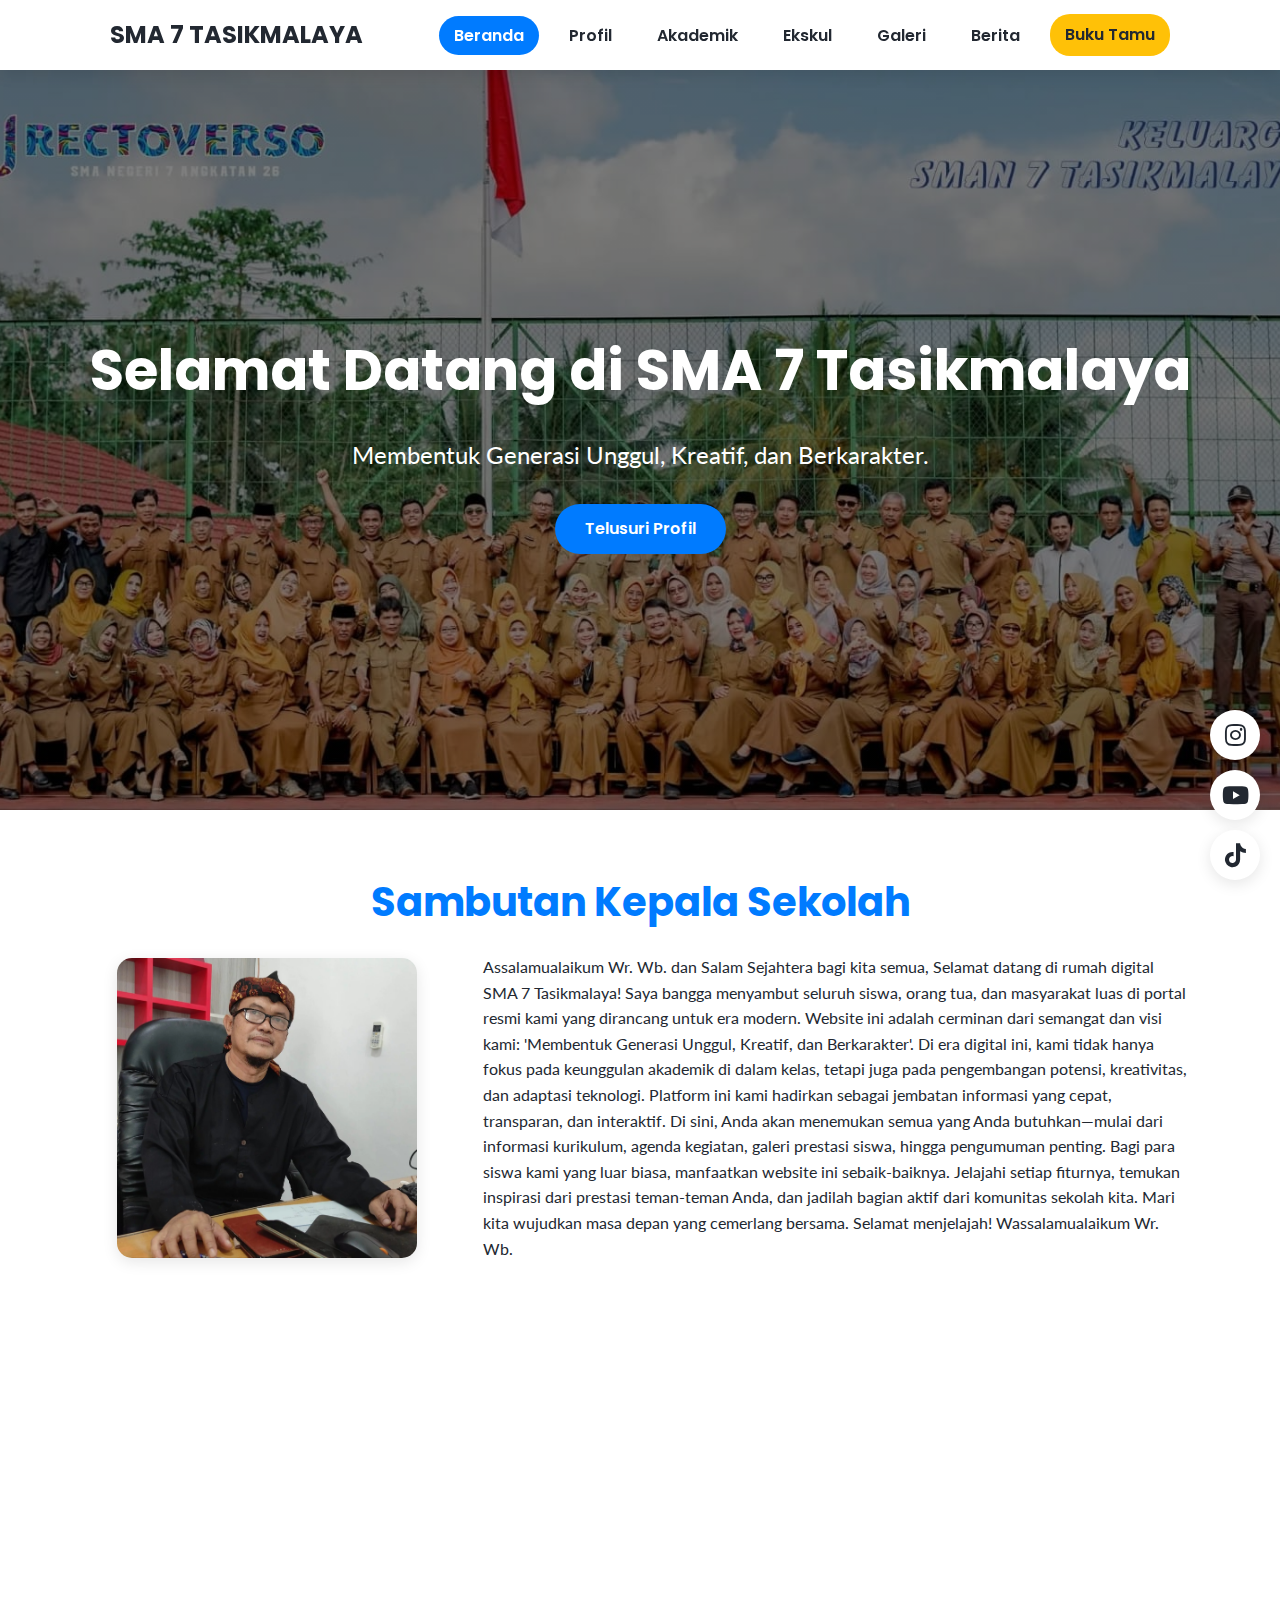
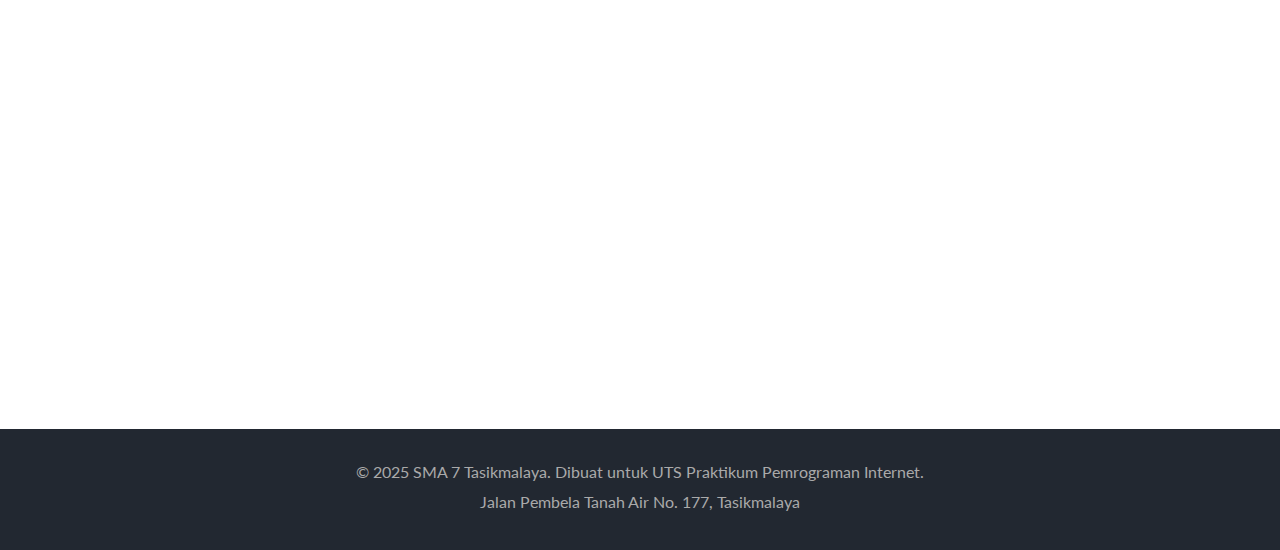
<file: index.html>
<!DOCTYPE html>
<html lang="id">
<head>
    <meta charset="UTF-8">
    <meta name="viewport" content="width=device-width, initial-scale=1.0">
    <title>Beranda - SMA 7 Tasikmalaya</title>
    <link rel="preconnect" href="https://fonts.googleapis.com">
    <link rel="preconnect" href="https://fonts.gstatic.com" crossorigin>
    <link href="https://fonts.googleapis.com/css2?family=Poppins:wght@400;600;700&family=Lato:wght@400;700&display=swap" rel="stylesheet">
    <link rel="stylesheet" href="style.css">
    <link rel="stylesheet" href="https://cdnjs.cloudflare.com/ajax/libs/font-awesome/6.5.2/css/all.min.css">
</head>
<body>

    <header class="raihan_header" id="raihan_header">
        <nav class="raihan_container raihan_navbar">
            <a href="index.html" class="raihan_nav_brand">SMA 7 TASIKMALAYA</a>
            
            <button class="raihan_nav_toggle" id="raihan_nav_toggle" aria-label="Buka menu">
                <span></span>
                <span></span>
                <span></span>
            </button>

            <ul class="raihan_nav_menu" id="raihan_nav_menu">
                <li><a href="index.html" class="raihan_nav_link active">Beranda</a></li>
                <li><a href="profil.html" class="raihan_nav_link">Profil</a></li>
                <li><a href="akademik.html" class="raihan_nav_link">Akademik</a></li>
                <li><a href="ekstrakurikuler.html" class="raihan_nav_link">Ekskul</a></li>
                <li><a href="galeri.html" class="raihan_nav_link">Galeri</a></li>
                <li><a href="berita.html" class="raihan_nav_link">Berita</a></li>
                <li><a href="buku-tamu.html" class="raihan_nav_link raihan_btn raihan_btn_special">Buku Tamu</a></li>
            </ul>
        </nav>
    </header>

    <main>
        <section class="raihan_hero">
            <div class="raihan_hero_content raihan_fade_in">
                <h1 class="raihan_hero_title">Selamat Datang di SMA 7 Tasikmalaya</h1>
                <p class="raihan_hero_subtitle">Membentuk Generasi Unggul, Kreatif, dan Berkarakter.</p>
                <a href="profil.html" class="raihan_btn raihan_btn_primary">Telusuri Profil</a>
            </div>
        </section>

        <section class="raihan_section raihan_container raihan_fade_up">
            <h2 class="raihan_section_title">Sambutan Kepala Sekolah</h2>
            <div class="raihan_welcome_grid">
                <img src="kepala sekolah.jpeg" alt="Kepala Sekolah SMA 7 Tasikmalaya" class="raihan_welcome_img">
                <p>Assalamualaikum Wr. Wb. dan Salam Sejahtera bagi kita semua,

Selamat datang di rumah digital SMA 7 Tasikmalaya! Saya bangga menyambut seluruh siswa, orang tua, dan masyarakat luas di portal resmi kami yang dirancang untuk era modern.

Website ini adalah cerminan dari semangat dan visi kami: 'Membentuk Generasi Unggul, Kreatif, dan Berkarakter'. Di era digital ini, kami tidak hanya fokus pada keunggulan akademik di dalam kelas, tetapi juga pada pengembangan potensi, kreativitas, dan adaptasi teknologi.

Platform ini kami hadirkan sebagai jembatan informasi yang cepat, transparan, dan interaktif. Di sini, Anda akan menemukan semua yang Anda butuhkan—mulai dari informasi kurikulum, agenda kegiatan, galeri prestasi siswa, hingga pengumuman penting.

Bagi para siswa kami yang luar biasa, manfaatkan website ini sebaik-baiknya. Jelajahi setiap fiturnya, temukan inspirasi dari prestasi teman-teman Anda, dan jadilah bagian aktif dari komunitas sekolah kita.

Mari kita wujudkan masa depan yang cemerlang bersama. Selamat menjelajah!

Wassalamualaikum Wr. Wb.</p>
            </div>
        </section>

        <section class="raihan_section raihan_section_light raihan_fade_up">
            <div class="raihan_container">
                <h2 class="raihan_section_title">Berita & Pengumuman</h2>
                <div class="raihan_grid_3_col">
                    <article class="raihan_card">
                        <img src="prestasi.jpeg" alt="Siswa berprestasi" class="raihan_card_img">
                        <div class="raihan_card_body">
                            <span class="raihan_card_tag">Prestasi</span>
                            <h3 class="raihan_card_title">🏆 Prestasi Gemilang di ASURA FUTSAL REGIONAL TASIKMALAYA 2025! ⚽🔥</h3>
                            <a href="berita.html" class="raihan_card_link">Baca Selengkapnya</a>
                        </div>
                    </article>
                    <article class="raihan_card">
                        <img src="kegiatan.jpeg" alt="Kegiatan sekolah" class="raihan_card_img">
                        <div class="raihan_card_body">
                            <span class="raihan_card_tag">Kegiatan</span>
                            <h3 class="raihan_card_title">🔥 Hari Sumpah Pemuda 28 Oktober 2025 🔥
Satu Nusa, Satu Bangsa, Satu Bahasa — Indonesia! 🇮🇩</h3>
                            <a href="berita.html" class="raihan_card_link">Baca Selengkapnya</a>
                        </div>
                    </article>
                    <article class="raihan_card">
                        <img src="spmb.jpeg" alt="PPDB" class="raihan_card_img">
                        <div class="raihan_card_body">
                            <span class="raihan_card_tag">Info</span>
                            <h3 class="raihan_card_title">🎓 PPDB SMAN 7 TASIKMALAYA 2025/2026 🎓</h3>
                            <a href="berita.html" class="raihan_card_link">Baca Selengkapnya</a>
                        </div>
                    </article>
                </div>
            </div>
        </section>
    </main>

    <footer class="raihan_footer">
        <div class="raihan_container">
            <p>&copy; 2025 SMA 7 Tasikmalaya. Dibuat untuk UTS Praktikum Pemrograman Internet.</p>
            <p>Jalan Pembela Tanah Air No. 177, Tasikmalaya</p>
        </div>
    </footer>

    <script src="script.js"></script>

    <div class="raihan_social_float">
        <a href="https://www.instagram.com/official_sman7tasik/" target="_blank" title="Instagram SMAN 7 Tasikmalaya">
            <i class="fa-brands fa-instagram"></i>
        </a>
        <a href="https://www.youtube.com/@OfficialSMAN7Tasikmalaya" target="_blank" title="YouTube SMAN 7 Tasikmalaya">
            <i class="fa-brands fa-youtube"></i>
        </a>
        <a href="https://www.tiktok.com/@sman7tasikmalaya" target="_blank" title="TikTok SMAN 7 Tasikmalaya">
            <i class="fa-brands fa-tiktok"></i>
        </a>
    </div>

</body>
</html>
</file>
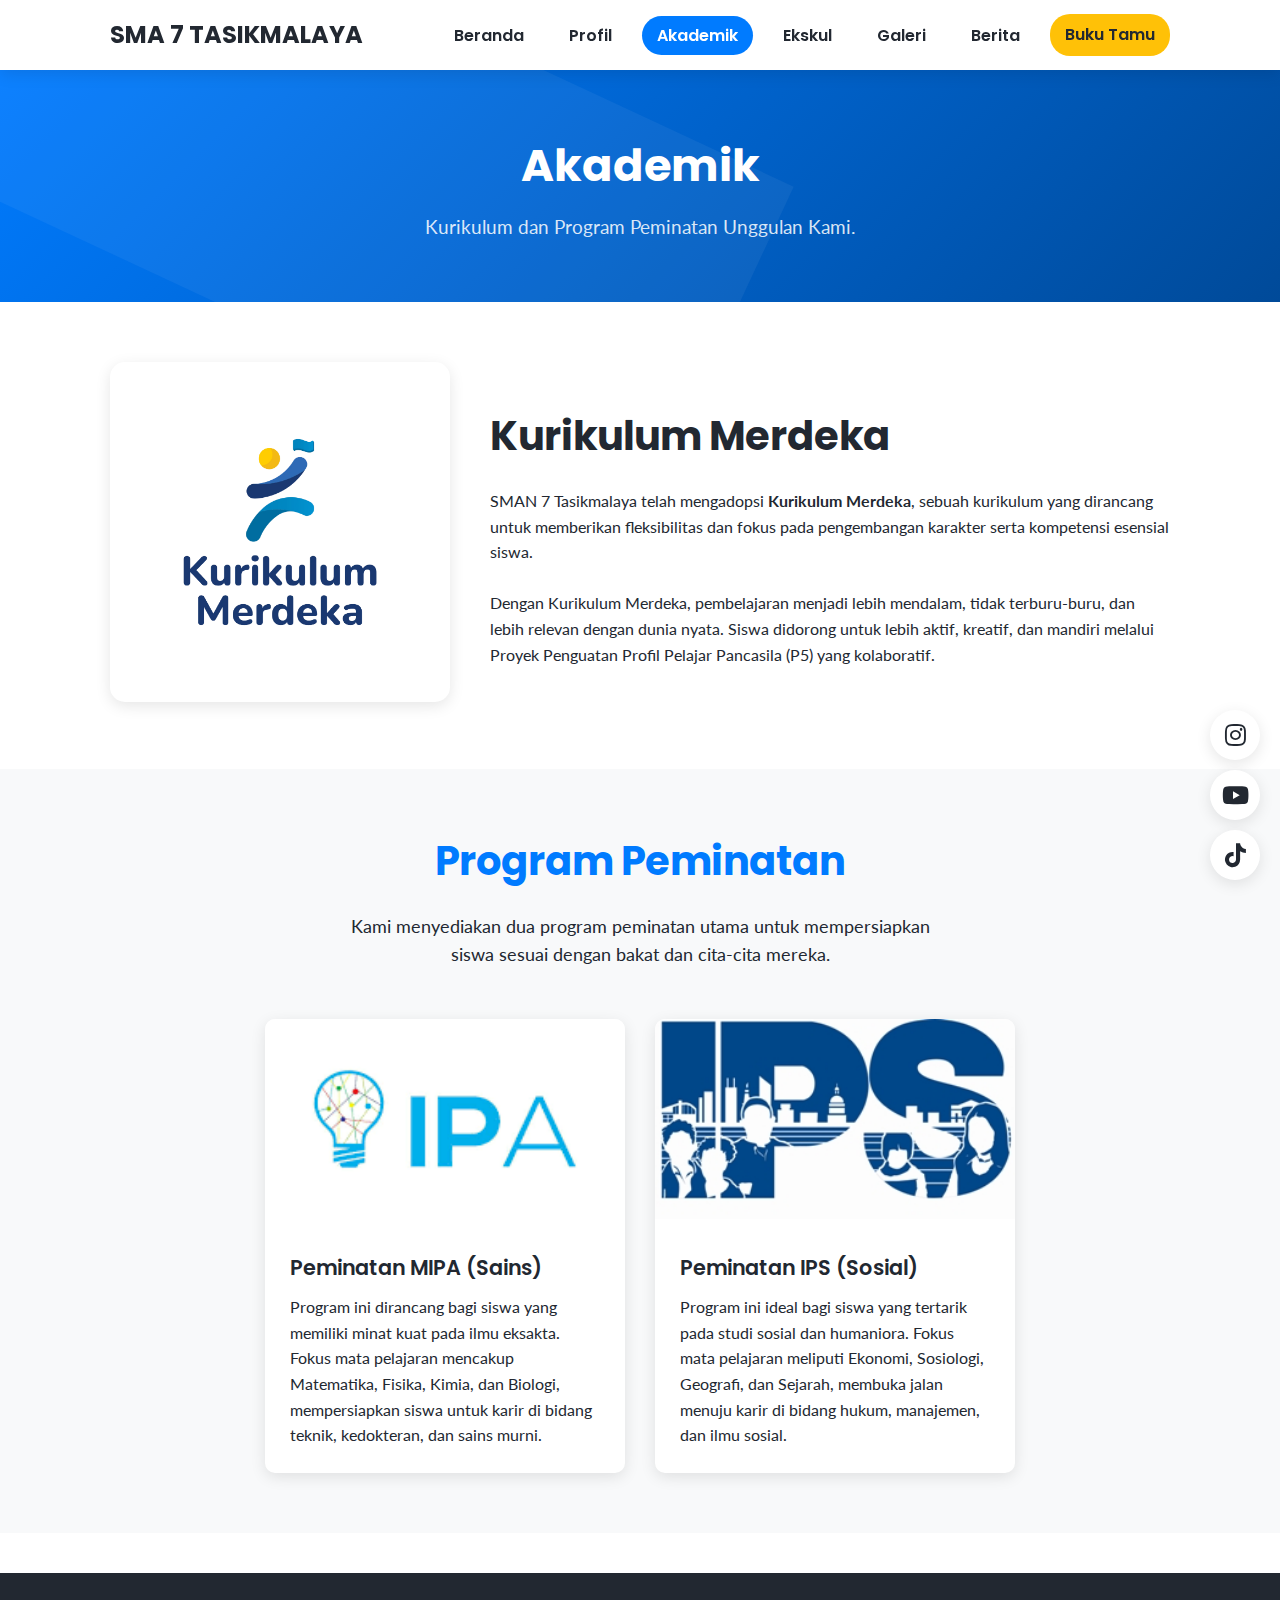
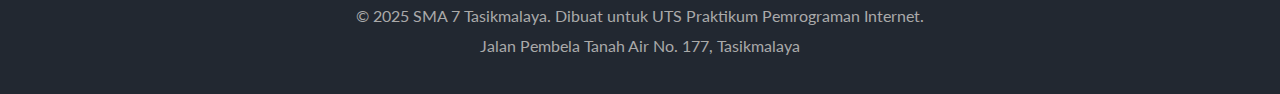
<file: akademik.html>
<!DOCTYPE html>
<html lang="id">
<head>
    <meta charset="UTF-8">
    <meta name="viewport" content="width=device-width, initial-scale=1.0">
    <title>Akademik - SMA 7 Tasikmalaya</title>
    <link rel="preconnect" href="https://fonts.googleapis.com">
    <link rel="preconnect" href="https://fonts.gstatic.com" crossorigin>
    <link href="https://fonts.googleapis.com/css2?family=Poppins:wght@400;600;700&family=Lato:wght@400;700&display=swap" rel="stylesheet">
    <link rel="stylesheet" href="style.css">
    <link rel="stylesheet" href="https://cdnjs.cloudflare.com/ajax/libs/font-awesome/6.5.2/css/all.min.css">
</head>
<body>

    <header class="raihan_header" id="raihan_header">
        <nav class="raihan_container raihan_navbar">
            <a href="index.html" class="raihan_nav_brand">SMA 7 TASIKMALAYA</a>
            
            <button class="raihan_nav_toggle" id="raihan_nav_toggle" aria-label="Buka menu">
                <span></span>
                <span></span>
                <span></span>
            </button>

            <ul class="raihan_nav_menu" id="raihan_nav_menu">
                <li><a href="index.html" class="raihan_nav_link">Beranda</a></li>
                <li><a href="profil.html" class="raihan_nav_link">Profil</a></li>
                <li><a href="akademik.html" class="raihan_nav_link active">Akademik</a></li>
                <li><a href="ekstrakurikuler.html" class="raihan_nav_link">Ekskul</a></li>
                <li><a href="galeri.html" class="raihan_nav_link">Galeri</a></li>
                <li><a href="berita.html" class="raihan_nav_link">Berita</a></li>
                <li><a href="buku-tamu.html" class="raihan_nav_link raihan_btn raihan_btn_special">Buku Tamu</a></li>
            </ul>
        </nav>
    </header>

    <main>
        
        <section class="raihan_page_header raihan_fade_in">
            <div class="raihan_container">
                <h1 class="raihan_section_title">Akademik</h1>
                <p class="raihan_section_subtitle">Kurikulum dan Program Peminatan Unggulan Kami.</p>
            </div>
        </section>

        <section class="raihan_section raihan_container raihan_fade_up">
            <div class="raihan_container">
                <div class="raihan_welcome_grid">
                    
                    <div>
                        <img src="Logo kurikulum.png" alt="Kurikulum Merdeka" class="raihan_welcome_img" style="max-width: 400px; box-shadow: var(--shadow);">
                    </div>
                    
                    <div>
                        <h2 class="raihan_section_title" style="text-align: left; color: var(--color-dark);">Kurikulum Merdeka</h2>
                        <p>SMAN 7 Tasikmalaya telah mengadopsi <strong>Kurikulum Merdeka</strong>, sebuah kurikulum yang dirancang untuk memberikan fleksibilitas dan fokus pada pengembangan karakter serta kompetensi esensial siswa.</p>
                        <br>
                        <p>Dengan Kurikulum Merdeka, pembelajaran menjadi lebih mendalam, tidak terburu-buru, dan lebih relevan dengan dunia nyata. Siswa didorong untuk lebih aktif, kreatif, dan mandiri melalui Proyek Penguatan Profil Pelajar Pancasila (P5) yang kolaboratif.</p>
                    </div>

                </div>
            </div>
        </section>

        <section class="raihan_section raihan_section_light raihan_fade_up">
            <div class="raihan_container">
                <h2 class="raihan_section_title">Program Peminatan</h2>
                <p class="raihan_section_subtitle" style="margin-bottom: 50px;">
                    Kami menyediakan dua program peminatan utama untuk mempersiapkan siswa sesuai dengan bakat dan cita-cita mereka.
                </p>
                
                <div class="raihan_grid_3_col" style="grid-template-columns: 1fr 1fr; max-width: 750px; margin: 0 auto;">
                    
                    <article class="raihan_card">
                        <img src="ipa.png" alt="MIPA" class="raihan_card_img">
                        <div class="raihan_card_body">
                            <h3 class="raihan_card_title">Peminatan MIPA (Sains)</h3>
                            <p>Program ini dirancang bagi siswa yang memiliki minat kuat pada ilmu eksakta. Fokus mata pelajaran mencakup Matematika, Fisika, Kimia, dan Biologi, mempersiapkan siswa untuk karir di bidang teknik, kedokteran, dan sains murni.</p>
                        </div>
                    </article>

                    <article class="raihan_card">
                        <img src="ips.webp" alt="IPS" class="raihan_card_img">
                        <div class="raihan_card_body">
                            <h3 class="raihan_card_title">Peminatan IPS (Sosial)</h3>
                            <p>Program ini ideal bagi siswa yang tertarik pada studi sosial dan humaniora. Fokus mata pelajaran meliputi Ekonomi, Sosiologi, Geografi, dan Sejarah, membuka jalan menuju karir di bidang hukum, manajemen, dan ilmu sosial.</p>
                        </div>
                    </article>
                    
                </div>
            </div>
        </section>

    </main>

    <footer class="raihan_footer">
        <div class="raihan_container">
            <p>© 2025 SMA 7 Tasikmalaya. Dibuat untuk UTS Praktikum Pemrograman Internet.</p>
            <p>Jalan Pembela Tanah Air No. 177, Tasikmalaya</p>
        </div>
    </footer>

    <script src="script.js"></script>

    <div class="raihan_social_float">
        <a href="https://www.instagram.com/official_sman7tasik/" target="_blank" title="Instagram SMAN 7 Tasikmalaya">
            <i class="fa-brands fa-instagram"></i>
        </a>
        <a href="https://www.youtube.com/@OfficialSMAN7Tasikmalaya" target="_blank" title="YouTube SMAN 7 Tasikmalaya">
            <i class="fa-brands fa-youtube"></i>
        </a>
        <a href="https://www.tiktok.com/@sman7tasikmalaya" target="_blank" title="TikTok SMAN 7 Tasikmalaya">
            <i class="fa-brands fa-tiktok"></i>
        </a>
    </div>

</body>
</html>
</file>
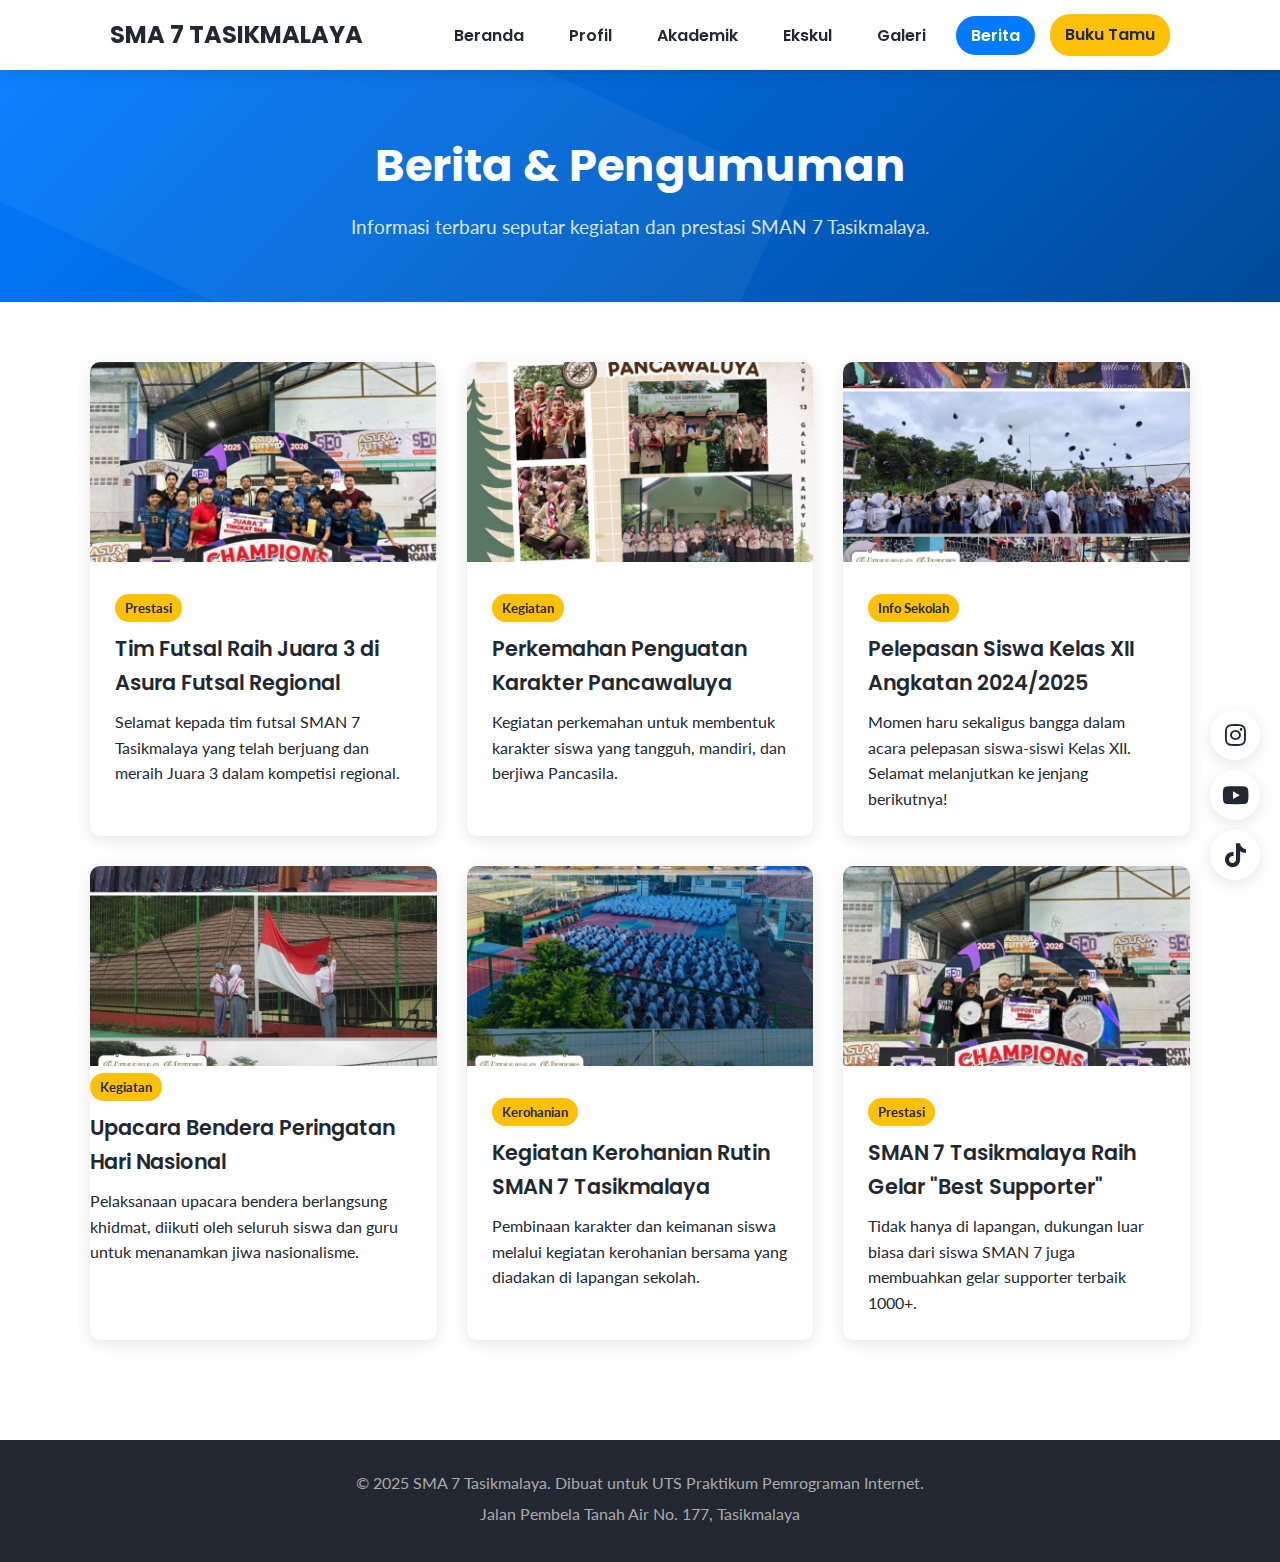
<file: berita.html>
<!DOCTYPE html>
<html lang="id">
<head>
    <meta charset="UTF-8">
    <meta name="viewport" content="width=device-width, initial-scale=1.0">
    <title>Berita - SMA 7 Tasikmalaya</title>
    <link rel="preconnect" href="https://fonts.googleapis.com">
    <link rel="preconnect" href="https://fonts.gstatic.com" crossorigin>
    <link href="https://fonts.googleapis.com/css2?family=Poppins:wght@400;600;700&family=Lato:wght@400;700&display=swap" rel="stylesheet">
    <link rel="stylesheet" href="style.css">
    <link rel="stylesheet" href="https://cdnjs.cloudflare.com/ajax/libs/font-awesome/6.5.2/css/all.min.css">
</head>
<body>

    <header class="raihan_header" id="raihan_header">
        <nav class="raihan_container raihan_navbar">
            <a href="index.html" class="raihan_nav_brand">SMA 7 TASIKMALAYA</a>
            
            <button class="raihan_nav_toggle" id="raihan_nav_toggle" aria-label="Buka menu">
                <span></span>
                <span></span>
                <span></span>
            </button>

            <ul class="raihan_nav_menu" id="raihan_nav_menu">
                <li><a href="index.html" class="raihan_nav_link">Beranda</a></li>
                <li><a href="profil.html" class="raihan_nav_link">Profil</a></li>
                <li><a href="akademik.html" class="raihan_nav_link">Akademik</a></li>
                <li><a href="ekstrakurikuler.html" class="raihan_nav_link">Ekskul</a></li>
                <li><a href="galeri.html" class="raihan_nav_link">Galeri</a></li>
                <li><a href="berita.html" class="raihan_nav_link active">Berita</a></li>
                <li><a href="buku-tamu.html" class="raihan_nav_link raihan_btn raihan_btn_special">Buku Tamu</a></li>
            </ul>
        </nav>
    </header>

    <main>
        
        <section class="raihan_page_header raihan_fade_in">
            <div class="raihan_container">
                <h1 class="raihan_section_title">Berita & Pengumuman</h1>
                <p class="raihan_section_subtitle">Informasi terbaru seputar kegiatan dan prestasi SMAN 7 Tasikmalaya.</p>
            </div>
        </section>

        <section class="raihan_section raihan_container raihan_fade_up">
            <div class="raihan_grid_3_col">
                
                <article class="raihan_card">
                    <img src="futsal.jpeg" alt="Tim Futsal Juara 3" class="raihan_card_img">
                    <div class="raihan_card_body">
                        <span class="raihan_card_tag">Prestasi</span>
                        <h3 class="raihan_card_title">Tim Futsal Raih Juara 3 di Asura Futsal Regional</h3>
                        <p>Selamat kepada tim futsal SMAN 7 Tasikmalaya yang telah berjuang dan meraih Juara 3 dalam kompetisi regional.</p>
                    </div>
                </article>

                <article class="raihan_card">
                    <img src="pramuka.jpeg" alt="Perkemahan Pramuka" class="raihan_card_img">
                    <div class="raihan_card_body">
                        <span class="raihan_card_tag">Kegiatan</span>
                        <h3 class="raihan_card_title">Perkemahan Penguatan Karakter Pancawaluya</h3>
                        <p>Kegiatan perkemahan untuk membentuk karakter siswa yang tangguh, mandiri, dan berjiwa Pancasila.</p>
                    </div>
                </article>

                <article class="raihan_card">
                    <img src="pelepasan.jpeg" alt="Pelepasan Siswa" class="raihan_card_img">
                    <div class="raihan_card_body">
                        <span class="raihan_card_tag">Info Sekolah</span>
                        <h3 class="raihan_card_title">Pelepasan Siswa Kelas XII Angkatan 2024/2025</h3>
                        <p>Momen haru sekaligus bangga dalam acara pelepasan siswa-siswi Kelas XII. Selamat melanjutkan ke jenjang berikutnya!</p>
                    </div>
                </article>

                <article class="raihan_card">
                    <img src="upacara.webp" alt="Upacara Bendera" class="raihan_card_img">
                    <div class_card_body">
                        <span class="raihan_card_tag">Kegiatan</span>
                        <h3 class="raihan_card_title">Upacara Bendera Peringatan Hari Nasional</h3>
                        <p>Pelaksanaan upacara bendera berlangsung khidmat, diikuti oleh seluruh siswa dan guru untuk menanamkan jiwa nasionalisme.</p>
                    </div>
                </article>

                <article class="raihan_card">
                    <img src="kerohanian.jpeg" alt="Kegiatan Kerohanian" class="raihan_card_img">
                    <div class="raihan_card_body">
                        <span class="raihan_card_tag">Kerohanian</span>
                        <h3 class="raihan_card_title">Kegiatan Kerohanian Rutin SMAN 7 Tasikmalaya</h3>
                        <p>Pembinaan karakter dan keimanan siswa melalui kegiatan kerohanian bersama yang diadakan di lapangan sekolah.</p>
                    </div>
                </article>

                <article class="raihan_card">
                    <img src="futsal2.jpeg" alt="Best Supporter Futsal" class="raihan_card_img">
                    <div class="raihan_card_body">
                        <span class="raihan_card_tag">Prestasi</span>
                        <h3 class="raihan_card_title">SMAN 7 Tasikmalaya Raih Gelar "Best Supporter"</h3>
                        <p>Tidak hanya di lapangan, dukungan luar biasa dari siswa SMAN 7 juga membuahkan gelar supporter terbaik 1000+.</p>
                    </div>
                </article>
                
            </div>
        </section>

    </main>

    <footer class="raihan_footer">
        <div class="raihan_container">
            <p>© 2025 SMA 7 Tasikmalaya. Dibuat untuk UTS Praktikum Pemrograman Internet.</p>
            <p>Jalan Pembela Tanah Air No. 177, Tasikmalaya</p>
        </div>
    </footer>

    <script src="script.js"></script>

    <div class="raihan_social_float">
        <a href="https://www.instagram.com/official_sman7tasik/" target="_blank" title="Instagram SMAN 7 Tasikmalaya">
            <i class="fa-brands fa-instagram"></i>
        </a>
        <a href="https://www.youtube.com/@OfficialSMAN7Tasikmalaya" target="_blank" title="YouTube SMAN 7 Tasikmalaya">
            <i class="fa-brands fa-youtube"></i>
        </a>
        <a href="https://www.tiktok.com/@sman7tasikmalaya" target="_blank" title="TikTok SMAN 7 Tasikmalaya">
            <i class="fa-brands fa-tiktok"></i>
        </a>
    </div>

</body>

</html>
</file>
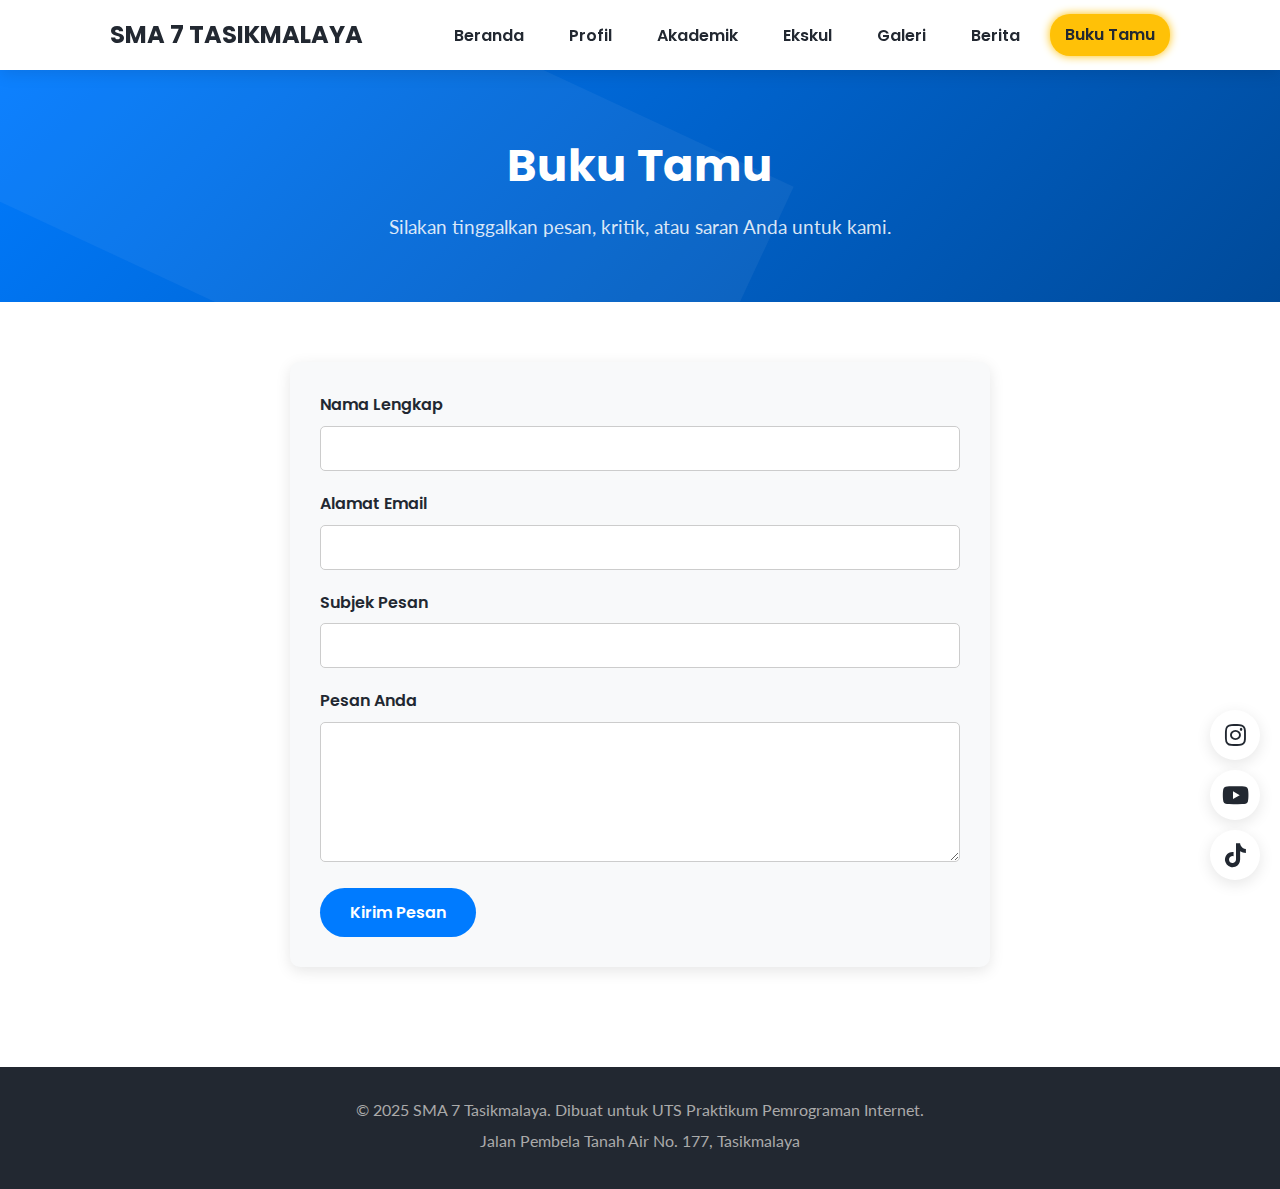
<file: buku-tamu.html>
<!DOCTYPE html>
<html lang="id">
<head>
    <meta charset="UTF-8">
    <meta name="viewport" content="width=device-width, initial-scale=1.0">
    <title>Buku Tamu - SMA 7 Tasikmalaya</title>
    <link rel="preconnect" href="https://fonts.googleapis.com">
    <link rel="preconnect" href="https://fonts.gstatic.com" crossorigin>
    <link href="https://fonts.googleapis.com/css2?family=Poppins:wght@400;600;700&family=Lato:wght@400;700&display=swap" rel="stylesheet">
    <link rel="stylesheet" href="style.css">
    <link rel="stylesheet" href="https://cdnjs.cloudflare.com/ajax/libs/font-awesome/6.5.2/css/all.min.css">
</head>
<body>

    <header class="raihan_header" id="raihan_header">
        <nav class="raihan_container raihan_navbar">
            <a href="index.html" class="raihan_nav_brand">SMA 7 TASIKMALAYA</a>
            
            <button class="raihan_nav_toggle" id="raihan_nav_toggle" aria-label="Buka menu">
                <span></span>
                <span></span>
                <span></span>
            </button>

            <ul class="raihan_nav_menu" id="raihan_nav_menu">
                <li><a href="index.html" class="raihan_nav_link">Beranda</a></li>
                <li><a href="profil.html" class="raihan_nav_link">Profil</a></li>
                <li><a href="akademik.html" class="raihan_nav_link">Akademik</a></li>
                <li><a href="ekstrakurikuler.html" class="raihan_nav_link">Ekskul</a></li>
                <li><a href="galeri.html" class="raihan_nav_link">Galeri</a></li>
                <li><a href="berita.html" class="raihan_nav_link">Berita</a></li>
                <li><a href="buku-tamu.html" class="raihan_nav_link raihan_btn raihan_btn_special active">Buku Tamu</a></li>
            </ul>
        </nav>
    </header>

    <main>
        <section class="raihan_page_header raihan_fade_in">
            <div class="raihan_container">
                <h1 class="raihan_section_title">Buku Tamu</h1>
                <p class="raihan_section_subtitle">Silakan tinggalkan pesan, kritik, atau saran Anda untuk kami.</p>
            </div>
        </section>
        
        <section class="raihan_section raihan_container raihan_fade_up">
            <form class="raihan_form" id="raihan_guestbook_form">
                <div class="raihan_form_group">
                    <label for="nama">Nama Lengkap</label>
                    <input type="text" id="nama" class="raihan_form_control" required>
                </div>
                
                <div class="raihan_form_group">
                    <label for="email">Alamat Email</label>
                    <input type="email" id="email" class="raihan_form_control" required>
                </div>

                <div class="raihan_form_group">
                    <label for="subjek">Subjek Pesan</label>
                    <input type="text" id="subjek" class="raihan_form_control" required>
                </div>

                <div class="raihan_form_group">
                    <label for="pesan">Pesan Anda</label>
                    <textarea id="pesan" class="raihan_form_control" rows="6" required></textarea>
                </div>

                <button type="submit" class="raihan_btn raihan_btn_primary">Kirim Pesan</button>
            </form>
        </section>
    </main>

    <footer class="raihan_footer">
        <div class="raihan_container">
            <p>© 2025 SMA 7 Tasikmalaya. Dibuat untuk UTS Praktikum Pemrograman Internet.</p>
            <p>Jalan Pembela Tanah Air No. 177, Tasikmalaya</p>
        </div>
    </footer>

    <script src="script.js"></script>

    <div class="raihan_social_float">
        <a href="https://www.instagram.com/official_sman7tasik/" target="_blank" title="Instagram SMAN 7 Tasikmalaya">
            <i class="fa-brands fa-instagram"></i>
        </a>
        <a href="https://www.youtube.com/@OfficialSMAN7Tasikmalaya" target="_blank" title="YouTube SMAN 7 Tasikmalaya">
            <i class="fa-brands fa-youtube"></i>
        </a>
        <a href="https://www.tiktok.com/@sman7tasikmalaya" target="_blank" title="TikTok SMAN 7 Tasikmalaya">
            <i class="fa-brands fa-tiktok"></i>
        </a>
    </div>

</body>
</html>
</file>
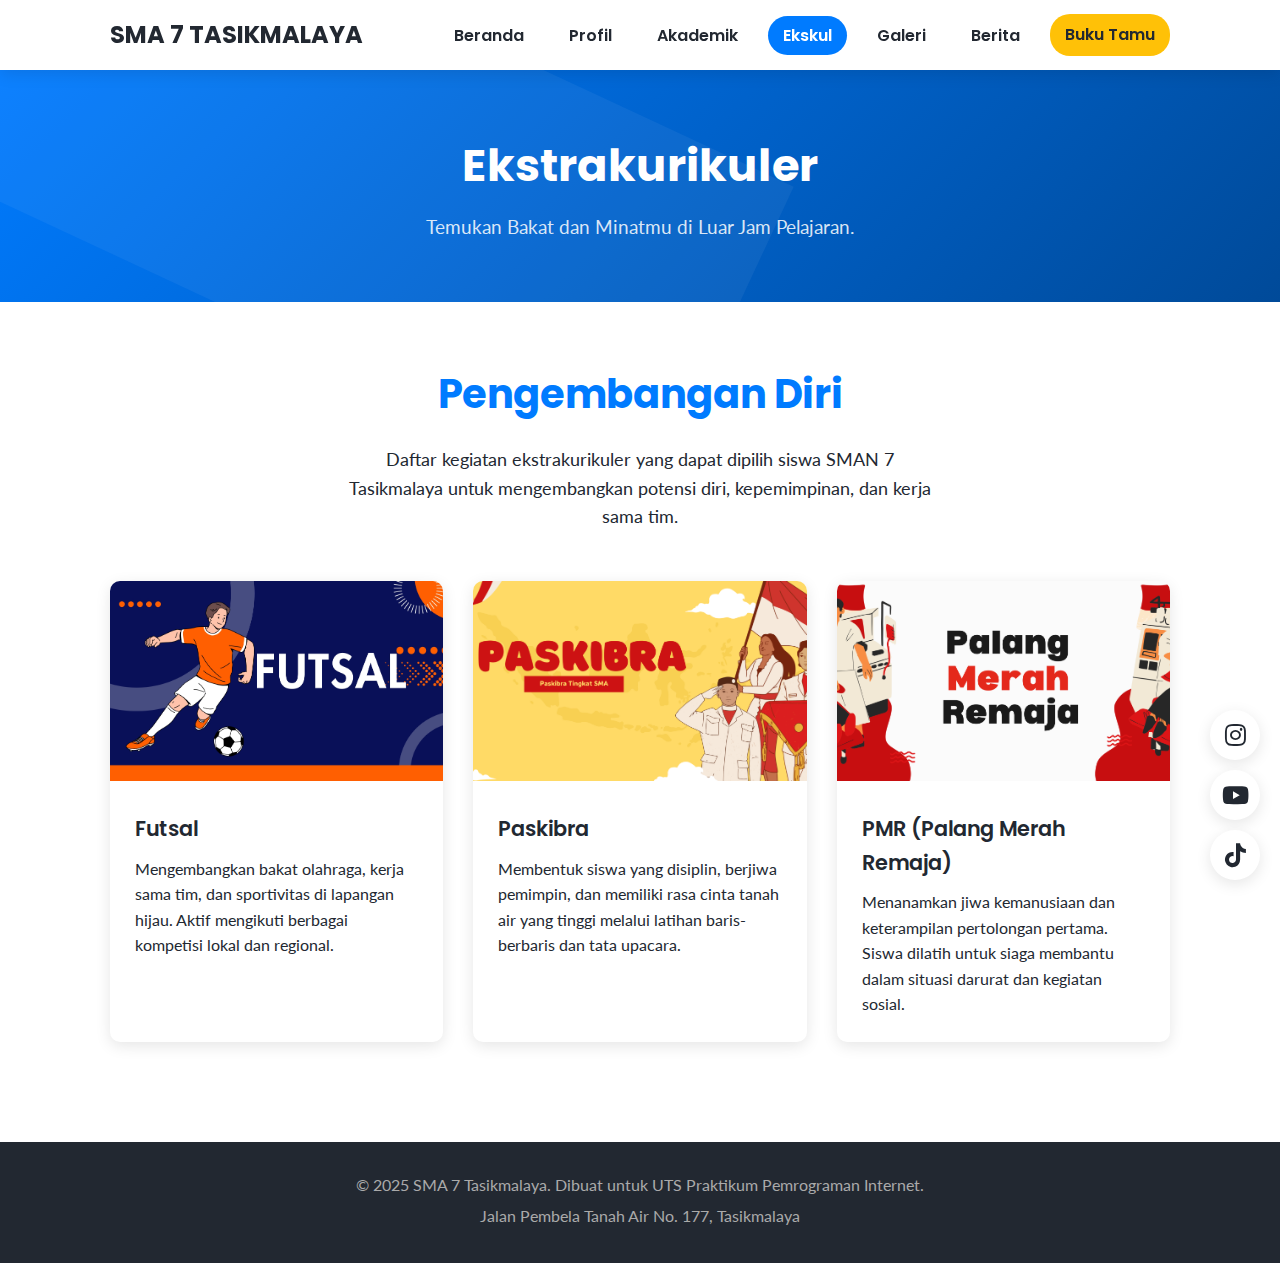
<file: ekstrakurikuler.html>
<!DOCTYPE html>
<html lang="id">
<head>
    <meta charset="UTF-8">
    <meta name="viewport" content="width=device-width, initial-scale=1.0">
    <title>Ekstrakurikuler - SMA 7 Tasikmalaya</title>
    <link rel="preconnect" href="https://fonts.googleapis.com">
    <link rel="preconnect" href="https://fonts.gstatic.com" crossorigin>
    <link href="https://fonts.googleapis.com/css2?family=Poppins:wght@400;600;700&family=Lato:wght@400;700&display=swap" rel="stylesheet">
    <link rel="stylesheet" href="style.css">
    <link rel="stylesheet" href="https://cdnjs.cloudflare.com/ajax/libs/font-awesome/6.5.2/css/all.min.css">
</head>
<body>

    <header class="raihan_header" id="raihan_header">
        <nav class="raihan_container raihan_navbar">
            <a href="index.html" class="raihan_nav_brand">SMA 7 TASIKMALAYA</a>
            
            <button class="raihan_nav_toggle" id="raihan_nav_toggle" aria-label="Buka menu">
                <span></span>
                <span></span>
                <span></span>
            </button>

            <ul class="raihan_nav_menu" id="raihan_nav_menu">
                <li><a href="index.html" class="raihan_nav_link">Beranda</a></li>
                <li><a href="profil.html" class="raihan_nav_link">Profil</a></li>
                <li><a href="akademik.html" class="raihan_nav_link">Akademik</a></li>
                <li><a href="ekstrakurikuler.html" class="raihan_nav_link active">Ekskul</a></li>
                <li><a href="galeri.html" class="raihan_nav_link">Galeri</a></li>
                <li><a href="berita.html" class="raihan_nav_link">Berita</a></li>
                <li><a href="buku-tamu.html" class="raihan_nav_link raihan_btn raihan_btn_special">Buku Tamu</a></li>
            </ul>
        </nav>
    </header>

    <main>
        
        <section class="raihan_page_header raihan_fade_in">
            <div class="raihan_container">
                <h1 class="raihan_section_title">Ekstrakurikuler</h1>
                <p class="raihan_section_subtitle">Temukan Bakat dan Minatmu di Luar Jam Pelajaran.</p>
            </div>
        </section>

        <section class="raihan_section raihan_container raihan_fade_up">
            <div class="raihan_container">
                <h2 class="raihan_section_title">Pengembangan Diri</h2>
                <p class="raihan_section_subtitle" style="margin-bottom: 50px;">
                    Daftar kegiatan ekstrakurikuler yang dapat dipilih siswa SMAN 7 Tasikmalaya untuk mengembangkan potensi diri, kepemimpinan, dan kerja sama tim.
                </p>

                <div class="raihan_grid_3_col">
                    
                    <article class="raihan_card">
                        <img src="Futsal.jpg" alt="Futsal" class="raihan_card_img">
                        <div class="raihan_card_body">
                            <h3 class="raihan_card_title">Futsal</h3>
                            <p>Mengembangkan bakat olahraga, kerja sama tim, dan sportivitas di lapangan hijau. Aktif mengikuti berbagai kompetisi lokal dan regional.</p>
                        </div>
                    </article>

                    <article class="raihan_card">
                        <img src="Paskibra.png" alt="Paskibra" class="raihan_card_img">
                        <div class="raihan_card_body">
                            <h3 class="raihan_card_title">Paskibra</h3>
                            <p>Membentuk siswa yang disiplin, berjiwa pemimpin, dan memiliki rasa cinta tanah air yang tinggi melalui latihan baris-berbaris dan tata upacara.</p>
                        </div>
                    </article>

                    <article class="raihan_card">
                        <img src="pmr.png" alt="PMR" class="raihan_card_img">
                        <div class="raihan_card_body">
                            <h3 class="raihan_card_title">PMR (Palang Merah Remaja)</h3>
                            <p>Menanamkan jiwa kemanusiaan dan keterampilan pertolongan pertama. Siswa dilatih untuk siaga membantu dalam situasi darurat dan kegiatan sosial.</p>
                        </div>
                    </article>

                    </div>
            </div>
        </section>

    </main>

    <footer class="raihan_footer">
        <div class="raihan_container">
            <p>© 2025 SMA 7 Tasikmalaya. Dibuat untuk UTS Praktikum Pemrograman Internet.</p>
            <p>Jalan Pembela Tanah Air No. 177, Tasikmalaya</p>
        </div>
    </footer>

    <script src="script.js"></script>

    <div class="raihan_social_float">
        <a href="https://www.instagram.com/official_sman7tasik/" target="_blank" title="Instagram SMAN 7 Tasikmalaya">
            <i class="fa-brands fa-instagram"></i>
        </a>
        <a href="https://www.youtube.com/@OfficialSMAN7Tasikmalaya" target="_blank" title="YouTube SMAN 7 Tasikmalaya">
            <i class="fa-brands fa-youtube"></i>
        </a>
        <a href="https://www.tiktok.com/@sman7tasikmalaya" target="_blank" title="TikTok SMAN 7 Tasikmalaya">
            <i class="fa-brands fa-tiktok"></i>
        </a>
    </div>

</body>
</html>
</file>
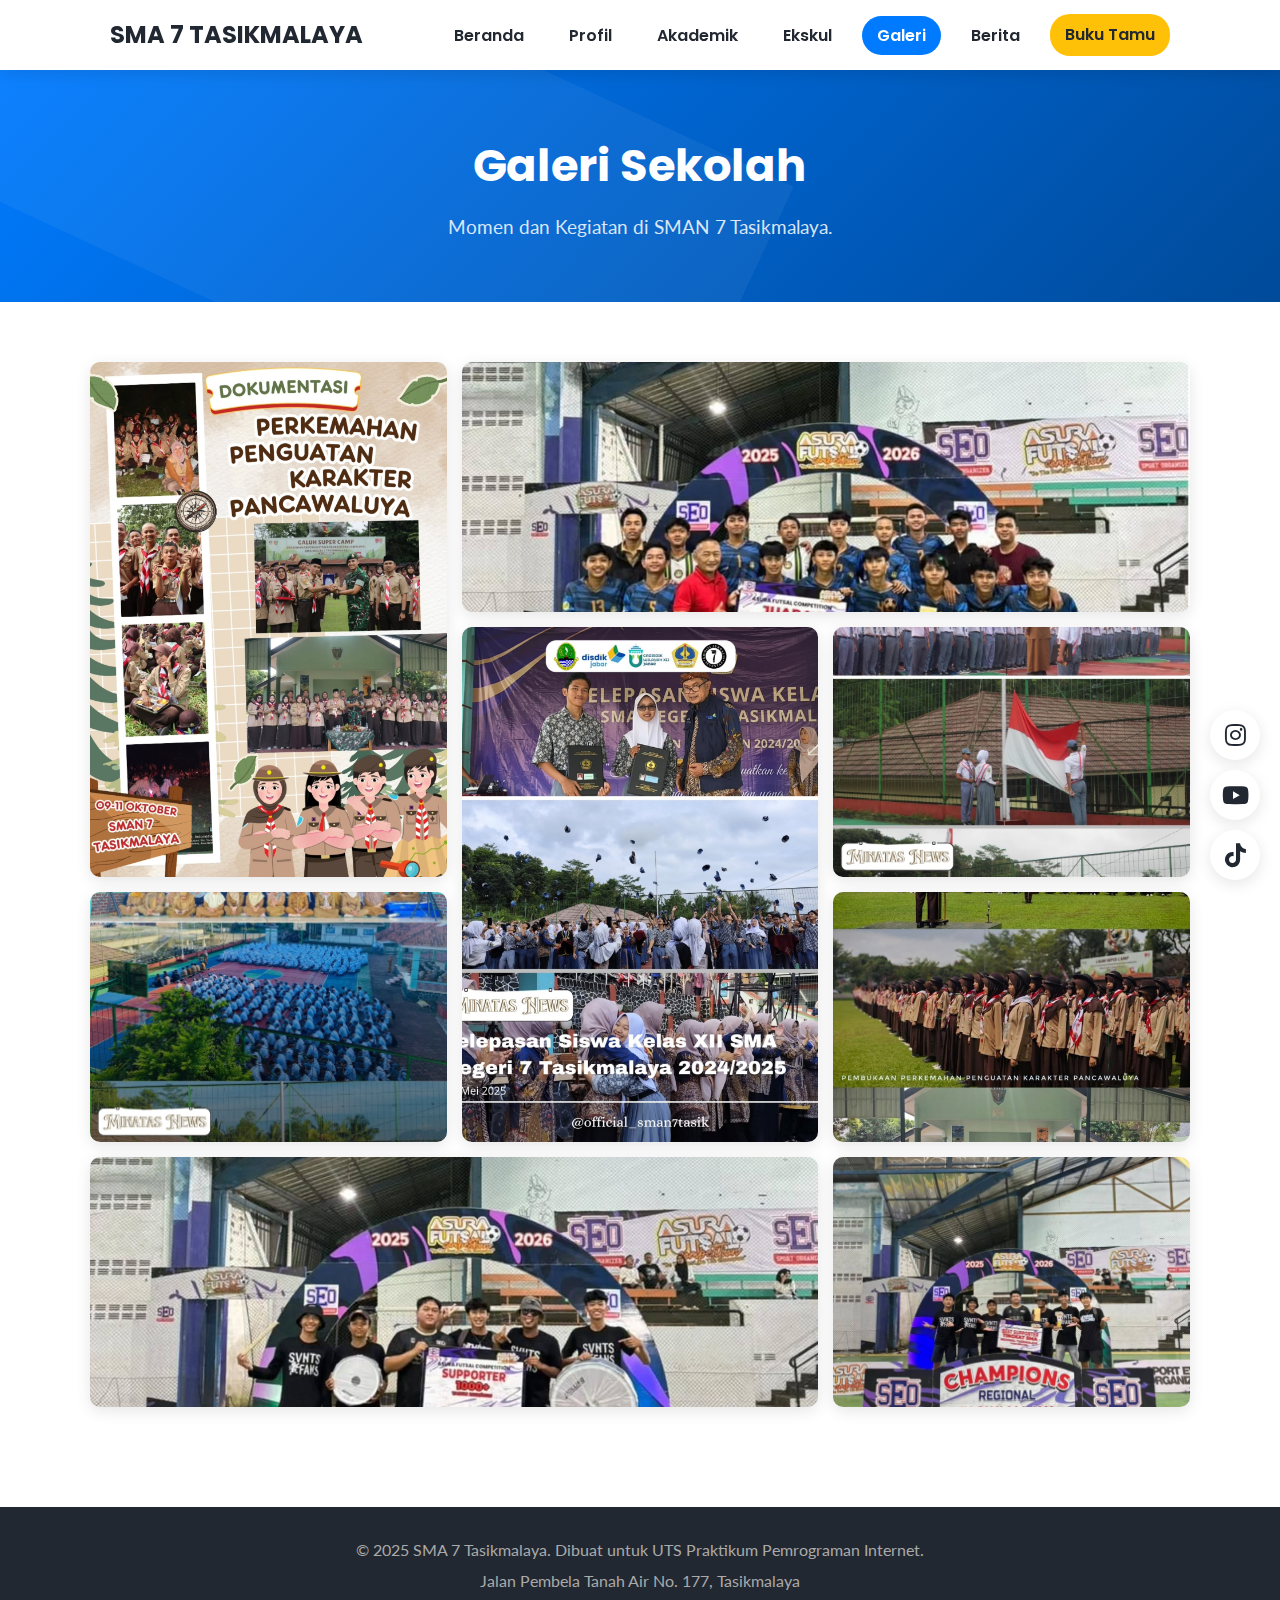
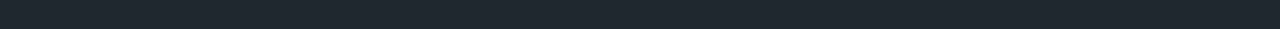
<file: galeri.html>
<!DOCTYPE html>
<html lang="id">
<head>
    <meta charset="UTF-8">
    <meta name="viewport" content="width=device-width, initial-scale=1.0">
    <title>Galeri - SMA 7 Tasikmalaya</title>
    <link rel="preconnect" href="https://fonts.googleapis.com">
    <link rel="preconnect" href="https://fonts.gstatic.com" crossorigin>
    <link href="https://fonts.googleapis.com/css2?family=Poppins:wght@400;600;700&family=Lato:wght@400;700&display=swap" rel="stylesheet">
    <link rel="stylesheet" href="style.css">
    <link rel="stylesheet" href="https://cdnjs.cloudflare.com/ajax/libs/font-awesome/6.5.2/css/all.min.css">
</head>
<body>

    <header class="raihan_header" id="raihan_header">
        <nav class="raihan_container raihan_navbar">
            <a href="index.html" class="raihan_nav_brand">SMA 7 TASIKMALAYA</a>
            
            <button class="raihan_nav_toggle" id="raihan_nav_toggle" aria-label="Buka menu">
                <span></span>
                <span></span>
                <span></span>
            </button>

            <ul class="raihan_nav_menu" id="raihan_nav_menu">
                <li><a href="index.html" class="raihan_nav_link">Beranda</a></li>
                <li><a href="profil.html" class="raihan_nav_link">Profil</a></li>
                <li><a href="akademik.html" class="raihan_nav_link">Akademik</a></li>
                <li><a href="ekstrakurikuler.html" class="raihan_nav_link">Ekskul</a></li>
                <li><a href="galeri.html" class="raihan_nav_link active">Galeri</a></li>
                <li><a href="berita.html" class="raihan_nav_link">Berita</a></li>
                <li><a href="buku-tamu.html" class="raihan_nav_link raihan_btn raihan_btn_special">Buku Tamu</a></li>
            </ul>
        </nav>
    </header>

    <main>
        
        <section class="raihan_page_header raihan_fade_in">
            <div class="raihan_container">
                <h1 class="raihan_section_title">Galeri Sekolah</h1>
                <p class="raihan_section_subtitle">Momen dan Kegiatan di SMAN 7 Tasikmalaya.</p>
            </div>
        </section>

        <section class="raihan_section raihan_container raihan_fade_up">
            <div class="raihan_gallery_grid">
                
                <div class="raihan_gallery_item raihan_item_v">
                    <img src="pramuka.jpeg" alt="Perkemahan Penguatan Karakter Pancawaluya">
                </div>
                <div class="raihan_gallery_item raihan_item_h">
                    <img src="futsal.jpeg" alt="Tim Futsal Juara 3 Regional Tasikmalaya">
                </div>
                <div class="raihan_gallery_item raihan_item_v">
                    <img src="pelepasan.jpeg" alt="Pelepasan Siswa Kelas XII 2024/2025">
                </div>
                <div class="raihan_gallery_item">
                    <img src="upacara.webp" alt="Upacara Bendera 26 Mei 2025">
                </div>
                <div class="raihan_gallery_item">
                    <img src="kerohanian.jpeg" alt="Kegiatan Kerohanian SMAN 7 Tasikmalaya">
                </div>
                <div class="raihan_gallery_item raihan_item_h">
                    <img src="futsal2.jpeg" alt="Best Supporter Futsal Regional">
                </div>
                 <div class="raihan_gallery_item">
                    <img src="pramuka2.jpeg" alt="Dokumentasi Perkemahan Pramuka">
                </div>
                <div class="raihan_gallery_item">
                    <img src="futsal3.jpeg" alt="Supporter 1000+ Futsal Regional">
                </div>
                
            </div>
        </section>

    </main>

    <div class="raihan_lightbox" id="raihan_lightbox">
        <span class="raihan_lightbox_close" id="raihan_lightbox_close">&times;</span>
        <img class="raihan_lightbox_content" id="raihan_lightbox_img">
    </div>

    <footer class="raihan_footer">
        <div class="raihan_container">
            <p>© 2025 SMA 7 Tasikmalaya. Dibuat untuk UTS Praktikum Pemrograman Internet.</p>
            <p>Jalan Pembela Tanah Air No. 177, Tasikmalaya</p>
        </div>
    </footer>

    <script src="script.js"></script>

    <div class="raihan_social_float">
        <a href="https://www.instagram.com/official_sman7tasik/" target="_blank" title="Instagram SMAN 7 Tasikmalaya">
            <i class="fa-brands fa-instagram"></i>
        </a>
        <a href="https://www.youtube.com/@OfficialSMAN7Tasikmalaya" target="_blank" title="YouTube SMAN 7 Tasikmalaya">
            <i class="fa-brands fa-youtube"></i>
        </a>
        <a href="https://www.tiktok.com/@sman7tasikmalaya" target="_blank" title="TikTok SMAN 7 Tasikmalaya">
            <i class="fa-brands fa-tiktok"></i>
        </a>
    </div>

</body>
</html>
</file>
<file: style.css>
@import url('https://fonts.googleapis.com/css2?family=Poppins:wght@400;600;700&family=Lato:wght@400;700&display=swap');

:root {
    --font-heading: 'Poppins', sans-serif;
    --font-body: 'Lato', sans-serif;
    --color-primary: #007BFF;
    --color-secondary: #FFC107;
    --color-dark: #222831;
    --color-light: #F8F9FA;
    --color-white: #FFFFFF;
    --shadow: 0 4px 15px rgba(0, 0, 0, 0.1);
}


* {
    margin: 0;
    padding: 0;
    box-sizing: border-box;
}

body {
    font-family: var(--font-body);
    color: var(--color-dark);
    line-height: 1.6;
    background-color: var(--color-white);
}


.raihan_container {
    max-width: 1100px;
    margin: 0 auto;
    padding: 0 20px;
}

.raihan_grid_3_col {
    display: grid;
    grid-template-columns: repeat(3, 1fr);
    gap: 30px;
}

.raihan_section {
    padding: 60px 0;
}

.raihan_section_light {
    background-color: var(--color-light);
}

.raihan_section_title {
    font-family: var(--font-heading);
    font-size: 2.5rem;
    font-weight: 700;
    text-align: center;
    margin-bottom: 20px;
    color: var(--color-primary);
}

.raihan_section_subtitle {
    text-align: center;
    font-size: 1.1rem;
    margin-bottom: 40px;
    max-width: 600px;
    margin-left: auto;
    margin-right: auto;
}


.raihan_btn {
    display: inline-block;
    padding: 12px 30px;
    font-family: var(--font-heading);
    font-weight: 600;
    text-decoration: none;
    border-radius: 50px;
    border: none;
    cursor: pointer;
    transition: all 0.3s ease;
    font-size: 1rem;
}

.raihan_btn_primary {
    background-color: var(--color-primary);
    color: var(--color-white);
}

.raihan_btn_primary:hover {
    background-color: #0056b3;
    transform: translateY(-3px);
    box-shadow: var(--shadow);
}

.raihan_btn_special {
    background-color: var(--color-secondary);
    color: var(--color-dark);
}

.raihan_btn_special:hover {
    background-color: #e0a800;
    transform: translateY(-3px);
    box-shadow: var(--shadow);
}


#raihan_header {
    width: 100%;
    position: fixed;
    top: 0;
    left: 0;
    z-index: 1000;
    background-color: var(--color-white);
    box-shadow: var(--shadow);
    transition: background-color 0.3s ease;
}

#raihan_header.raihan_scrolled {
    background-color: rgba(255, 255, 255, 0.95);
    backdrop-filter: blur(5px);
}

.raihan_navbar {
    display: flex;
    justify-content: space-between;
    align-items: center;
    height: 70px;
}

.raihan_nav_brand {
    font-family: var(--font-heading);
    font-size: 1.5rem;
    font-weight: 700;
    color: var(--color-dark);
    text-decoration: none;
}

.raihan_nav_menu {
    display: flex;
    align-items: center;
    list-style: none;
    gap: 15px;
}

.raihan_nav_link {
    font-family: var(--font-heading);
    text-decoration: none;
    color: var(--color-dark);
    font-weight: 600;
    padding: 8px 15px;
    border-radius: 20px;
    transition: all 0.3s ease;
}

.raihan_nav_link:hover,
.raihan_nav_link.active {
    background-color: var(--color-primary);
    color: var(--color-white);
}

.raihan_nav_link.raihan_btn {
    color: var(--color-dark) !important;
}
.raihan_nav_link.raihan_btn:hover {
    background-color: #e0a800;
}
.raihan_nav_link.raihan_btn.active {
    background-color: var(--color-secondary);
    box-shadow: 0 0 10px var(--color-secondary);
}

.raihan_nav_toggle {
    display: none; 
    background: none;
    border: none;
    cursor: pointer;
    flex-direction: column;
    gap: 5px;
}

.raihan_nav_toggle span {
    display: block;
    width: 25px;
    height: 3px;
    background-color: var(--color-dark);
    transition: all 0.3s ease;
}


.raihan_hero {
    margin-top: 70px; 
    height: calc(90vh - 70px);
    background: linear-gradient(rgba(0,0,0,0.5), rgba(0,0,0,0.5)), url('sma7.jpg') no-repeat center center/cover;
    display: grid;
    place-items: center;
    text-align: center;
    color: var(--color-white);
}

.raihan_hero_content {
    /* Animasi */
}

.raihan_hero_title {
    font-family: var(--font-heading);
    font-size: 3.5rem;
    font-weight: 700;
    margin-bottom: 20px;
}

.raihan_hero_subtitle {
    font-size: 1.5rem;
    margin-bottom: 30px;
}


.raihan_welcome_grid {
    display: grid;
    grid-template-columns: 1fr 2fr;
    gap: 40px;
    align-items: center;
}

.raihan_welcome_img {
    width: 100%;
    max-width: 300px;
    border-radius: 15px;
    box-shadow: var(--shadow);
    margin: 0 auto;
}


.raihan_card {
    background: var(--color-white);
    border-radius: 10px;
    box-shadow: var(--shadow);
    overflow: hidden;
    transition: all 0.3s ease;
}

.raihan_card:hover {
    transform: translateY(-10px);
}

.raihan_card_img {
    width: 100%;
    height: 200px;
    object-fit: cover;
}

.raihan_card_body {
    padding: 25px;
}

.raihan_card_tag {
    display: inline-block;
    background-color: var(--color-secondary);
    color: var(--color-dark);
    padding: 4px 10px;
    border-radius: 15px;
    font-size: 0.8rem;
    font-weight: 700;
    margin-bottom: 10px;
}

.raihan_card_title {
    font-family: var(--font-heading);
    font-size: 1.3rem;
    font-weight: 600;
    margin-bottom: 10px;
}

.raihan_card_link {
    text-decoration: none;
    color: var(--color-primary);
    font-weight: 700;
}


.raihan_form {
    max-width: 700px;
    margin: 0 auto;
    background: var(--color-light);
    padding: 30px;
    border-radius: 10px;
    box-shadow: var(--shadow);
}

.raihan_form_group {
    margin-bottom: 20px;
}

.raihan_form_group label {
    display: block;
    font-family: var(--font-heading);
    font-weight: 600;
    margin-bottom: 8px;
}

.raihan_form_control {
    width: 100%;
    padding: 12px;
    border: 1px solid #ccc;
    border-radius: 5px;
    font-family: var(--font-body);
    font-size: 1rem;
}

.raihan_form_control:focus {
    outline: none;
    border-color: var(--color-primary);
    box-shadow: 0 0 5px rgba(0,123,255,0.5);
}


.raihan_footer {
    background-color: var(--color-dark);
    color: #aaa;
    padding: 30px 0;
    text-align: center;
    margin-top: 40px;
}

.raihan_footer p {
    margin-bottom: 5px;
}


@keyframes fadeIn {
    from { opacity: 0; }
    to { opacity: 1; }
}

@keyframes fadeUp {
    from { opacity: 0; transform: translateY(30px); }
    to { opacity: 1; transform: translateY(0); }
}

.raihan_fade_in {
    animation: fadeIn 1s ease-out;
}

.raihan_fade_up {
    opacity: 0;
    transform: translateY(30px);
    transition: opacity 0.6s ease-out, transform 0.6s ease-out;
}

.raihan_fade_up.raihan_visible {
    opacity: 1;
    transform: translateY(0);
}


@media (max-width: 768px) {
    .raihan_section_title {
        font-size: 2rem;
    }

    .raihan_hero_title {
        font-size: 2.5rem;
    }

    .raihan_grid_3_col {
        grid-template-columns: 1fr; 
    }

    .raihan_welcome_grid {
        grid-template-columns: 1fr;
        text-align: center;
    }


    .raihan_nav_toggle {
        display: flex;
        z-index: 1001; 
    }

    .raihan_nav_menu {
        position: fixed;
        top: 0;
        right: -100%; 
        width: 60%;
        height: 100vh;
        flex-direction: column;
        background-color: var(--color-white);
        box-shadow: -5px 0 15px rgba(0,0,0,0.1);
        padding-top: 100px;
        gap: 25px;
        transition: right 0.4s ease-in-out;
    }

    .raihan_nav_menu.raihan_mobile_active {
        right: 0;
    }

    .raihan_nav_toggle.raihan_mobile_active span:nth-child(1) {
        transform: rotate(45deg) translate(5px, 5px);
    }
    .raihan_nav_toggle.raihan_mobile_active span:nth-child(2) {
        opacity: 0;
    }
    .raihan_nav_toggle.raihan_mobile_active span:nth-child(3) {
        transform: rotate(-45deg) translate(7px, -7px);
    }
} 


.raihan_identitas_grid {
    display: grid;
    grid-template-columns: repeat(auto-fit, minmax(280px, 1fr)); 
    gap: 25px 30px; 
    background: var(--color-white); 
    padding: 35px 40px; 
    border-radius: 15px; 
    box-shadow: var(--shadow); 
    max-width: 900px;
    margin: 30px auto 60px auto; 
    position: relative; 
    overflow: hidden; 
}

.raihan_identitas_grid::before {
    content: '';
    position: absolute;
    top: -50px;
    left: -50px;
    width: 200px;
    height: 200px;
    background: radial-gradient(circle, var(--color-primary) 0%, rgba(0,123,255,0) 70%);
    opacity: 0.05;
    border-radius: 50%;
    transform: rotate(45deg);
    pointer-events: none; 
}

.raihan_identitas_grid::after {
    content: '';
    position: absolute;
    bottom: -50px;
    right: -50px;
    width: 150px;
    height: 150px;
    background: radial-gradient(circle, var(--color-secondary) 0%, rgba(255,193,7,0) 70%);
    opacity: 0.08;
    border-radius: 50%;
    transform: rotate(-30deg);
    pointer-events: none;
}

.raihan_identitas_item {
    display: flex;
    flex-direction: column; 
    padding: 10px 0;
    border-bottom: 1px solid rgba(0, 0, 0, 0.08); 
    transition: all 0.2s ease-in-out;
}

.raihan_identitas_item:last-child {
    border-bottom: none; 
}

.raihan_identitas_item:hover {
    transform: translateX(5px);
    color: var(--color-primary); 
}

.raihan_identitas_item .label {
    font-family: var(--font-body); 
    font-size: 0.85rem; 
    font-weight: 500;
    color: #888;
    text-transform: uppercase;
    margin-bottom: 5px;
}

.raihan_identitas_item .value {
    font-size: 1.05rem; 
    font-weight: 600;
    color: var(--color-dark);
}


.raihan_visi_misi {
    display: grid;
    grid-template-columns: 1fr;
    gap: 30px;
    align-items: stretch;
}
        


@media (min-width: 768px) {
    /* Membuat Visi & Misi jadi 2 kolom di desktop */
    .raihan_visi_misi {
        grid-template-columns: 1fr 1.5fr; 
    }
}

@media (max-width: 768px) {
    /* Memperbaiki grid identitas di HP */
    .raihan_identitas_grid {
        grid-template-columns: 1fr; 
    }
    
    .raihan_identitas_grid::before,
    .raihan_identitas_grid::after {
        display: none; 
    }
}


.raihan_page_header {
    margin-top: 70px; 
    padding: 60px 0; 
    background: linear-gradient(135deg, var(--color-primary) 0%, #004a99 100%);
    color: var(--color-white); 
    position: relative;
    overflow: hidden; 
}

.raihan_page_header::before {
    content: '';
    position: absolute;
    top: -50%;
    left: -20%;
    width: 80%;
    height: 150%;
    background: rgba(255, 255, 255, 0.05); 
    transform: rotate(25deg);
    z-index: 1;
    pointer-events: none;
}

.raihan_page_header .raihan_container {
     position: relative;
     z-index: 2; 
     text-align: center; 
}

.raihan_page_header .raihan_section_title {
    color: var(--color-white);
    font-size: 2.8rem;
    margin-bottom: 10px;
}

.raihan_page_header .raihan_section_subtitle {
    color: rgba(255, 255, 255, 0.85); 
    font-size: 1.2rem;
    margin-bottom: 0;
}

@media (max-width: 768px) {
    .raihan_page_header {
        padding: 40px 0;
    }
    .raihan_page_header .raihan_section_title {
        font-size: 2.2rem;
    }
    .raihan_page_header .raihan_section_subtitle {
        font-size: 1rem;
    }
}


.raihan_lokasi_wrapper {
    position: relative;
    padding-bottom: 56.25%; 
    height: 0;
    overflow: hidden;
    border-radius: 15px; 
    box-shadow: var(--shadow); 
    background: #eee; 
}

.raihan_lokasi_wrapper iframe {
    position: absolute;
    top: 0;
    left: 0;
    width: 100%;
    height: 100%;
    border: 0; 
}


.raihan_visi_card {
    background: linear-gradient(135deg, var(--color-primary) 0%, #004a99 100%); 
    color: var(--color-white);
    padding: 40px;
    border-radius: 15px;
    box-shadow: var(--shadow);
    display: flex;
    flex-direction: column;
    justify-content: center; 
}

.raihan_visi_card .raihan_section_title {
    color: var(--color-white); 
    text-align: left;
    margin-bottom: 20px;
}

.raihan_visi_card .raihan_visi_text {
    font-family: var(--font-heading); 
    font-size: 1.5rem; 
    font-weight: 600;
    line-height: 1.4;
    font-style: italic;
    opacity: 0.9;
}

.raihan_misi_card {
    background: var(--color-white);
    padding: 40px;
    border-radius: 15px;
    box-shadow: var(--shadow);
    border: 1px solid #eee; 
}

.raihan_misi_card .raihan_section_title {
    text-align: left;
    margin-bottom: 25px;
}

.raihan_misi_list {
    list-style: none; 
    padding-left: 0;
    counter-reset: misi-counter; 
}

.raihan_misi_list li {
    counter-increment: misi-counter; 
    position: relative;
    padding-left: 50px; 
    margin-bottom: 20px; 
    font-size: 1.05rem;
    line-height: 1.5;
}

.raihan_misi_list li::before {
    content: counter(misi-counter); 
    position: absolute;
    left: 0;
    top: 0;
    width: 35px;
    height: 35px;
    background-color: var(--color-secondary); 
    color: var(--color-dark); 
    font-family: var(--font-heading);
    font-weight: 700;
    font-size: 1rem;
    border-radius: 50%; 
    display: grid;
    place-items: center; 
    line-height: 1;
}



.raihan_gallery_grid {
    display: grid;
    grid-template-columns: repeat(auto-fill, minmax(280px, 1fr));
    grid-auto-rows: 250px; 
    grid-auto-flow: dense; 
    gap: 15px; 
}

.raihan_gallery_item {
    width: 100%;
    height: 100%; 
    border-radius: 10px;
    overflow: hidden;
    box-shadow: var(--shadow);
    cursor: pointer;
    transition: all 0.3s ease;
}

.raihan_gallery_item:hover {
    transform: scale(1.02); 
    box-shadow: 0 8px 20px rgba(0,0,0,0.15);
}

.raihan_gallery_item img,
.raihan_gallery_item video {
    width: 100%;
    height: 100%;
    object-fit: cover; 
    object-position: center; 
}

.raihan_item_v {
    grid-row: span 2; 
    height: calc(500px + 15px); 
}

.raihan_item_h {
    grid-column: span 2; 
}

@media (max-width: 768px) {
    .raihan_gallery_grid {
        grid-template-columns: 1fr; 
        grid-auto-rows: 300px; 
    }
    
    .raihan_item_v,
    .raihan_item_h {
        grid-row: span 1;
        grid-column: span 1;
        height: 100%;
    }
}


.raihan_lightbox {
    position: fixed; 
    z-index: 9999;
    top: 0;
    left: 0;
    width: 100%;
    height: 100%;
    background: rgba(0, 0, 0, 0.85); 
    backdrop-filter: blur(5px);
    display: none; 
    place-items: center; 
    animation: fadeIn 0.3s ease; 
}

.raihan_lightbox.raihan_active {
    display: grid;
}

.raihan_lightbox_content {
    max-width: 90%;
    max-height: 85vh; 
    border-radius: 5px;
    animation: fadeUp 0.4s ease; 
}

.raihan_lightbox_close {
    position: absolute;
    top: 20px;
    right: 30px;
    font-size: 40px;
    font-weight: 300;
    color: #fff;
    cursor: pointer;
    transition: all 0.2s ease;
}

.raihan_lightbox_close:hover {
    opacity: 0.7;
}


.raihan_social_float {
    position: fixed; 
    bottom: 20px; 
    right: 20px; 
    z-index: 100; 
    display: flex;
    flex-direction: column; 
    gap: 10px; 
}

.raihan_social_float a {
    display: grid;
    place-items: center; 
    width: 50px;
    height: 50px;
    background: var(--color-white); 
    color: var(--color-dark); 
    font-size: 24px; 
    text-decoration: none;
    border-radius: 50%; 
    box-shadow: var(--shadow); 
    transition: all 0.3s ease;
}

.raihan_social_float a:hover {
    transform: scale(1.1) translateY(-3px); 
    background: var(--color-primary); 
    color: var(--color-white); 
}
</file>
